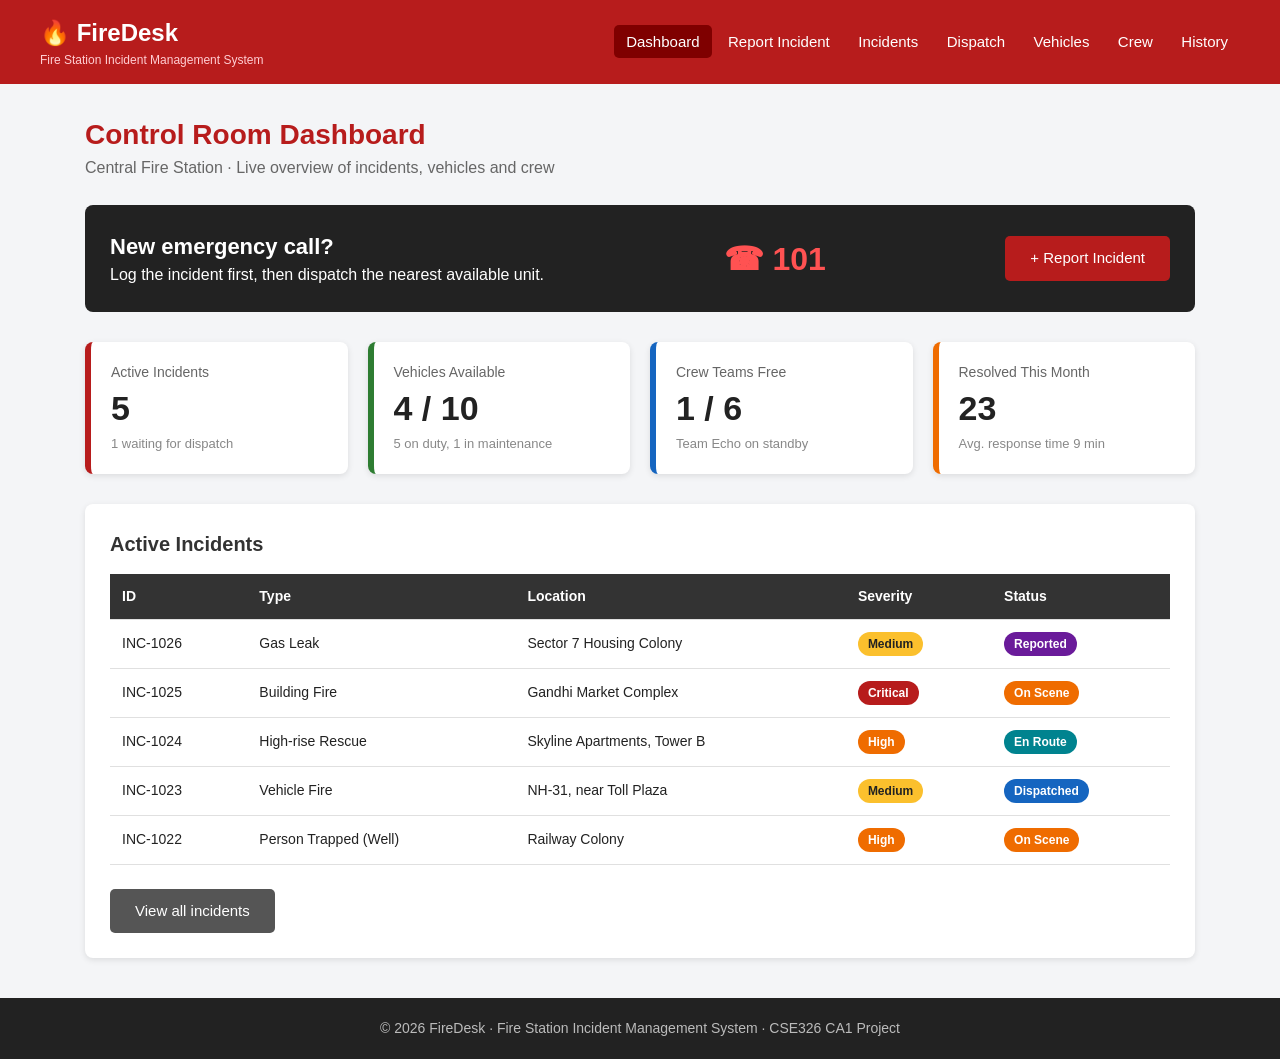
<file: fire-station-ims/index.html>
<!DOCTYPE html>
<html lang="en">
<head>
  <meta charset="UTF-8">
  <meta name="viewport" content="width=device-width, initial-scale=1.0">
  <title>Dashboard | FireDesk</title>
  <link rel="stylesheet" href="style.css">
</head>
<body>

  <!-- Header with logo and menu (same on every page) -->
  <header class="header">
    <div class="logo">🔥 FireDesk <span>Fire Station Incident Management System</span></div>
    <nav class="nav">
      <a href="index.html" class="active">Dashboard</a>
      <a href="report.html">Report Incident</a>
      <a href="incidents.html">Incidents</a>
      <a href="dispatch.html">Dispatch</a>
      <a href="vehicles.html">Vehicles</a>
      <a href="crew.html">Crew</a>
      <a href="history.html">History</a>
    </nav>
  </header>

  <main class="container">

    <!-- Page heading -->
    <div class="page-title">
      <h1>Control Room Dashboard</h1>
      <p>Central Fire Station &middot; Live overview of incidents, vehicles and crew</p>
    </div>

    <!-- Emergency banner -->
    <div class="banner">
      <div>
        <h2>New emergency call?</h2>
        <p>Log the incident first, then dispatch the nearest available unit.</p>
      </div>
      <div class="helpline">☎ 101</div>
      <a href="report.html" class="btn">+ Report Incident</a>
    </div>

    <!-- Summary cards -->
    <div class="cards">
      <div class="card">
        <h3>Active Incidents</h3>
        <div class="number">5</div>
        <p>1 waiting for dispatch</p>
      </div>
      <div class="card green">
        <h3>Vehicles Available</h3>
        <div class="number">4 / 10</div>
        <p>5 on duty, 1 in maintenance</p>
      </div>
      <div class="card blue">
        <h3>Crew Teams Free</h3>
        <div class="number">1 / 6</div>
        <p>Team Echo on standby</p>
      </div>
      <div class="card orange">
        <h3>Resolved This Month</h3>
        <div class="number">23</div>
        <p>Avg. response time 9 min</p>
      </div>
    </div>

    <!-- Active incidents table -->
    <div class="box">
      <h2>Active Incidents</h2>
      <div class="table-wrap">
        <table>
          <tr>
            <th>ID</th>
            <th>Type</th>
            <th>Location</th>
            <th>Severity</th>
            <th>Status</th>
          </tr>
          <tr>
            <td>INC-1026</td>
            <td>Gas Leak</td>
            <td>Sector 7 Housing Colony</td>
            <td><span class="badge medium">Medium</span></td>
            <td><span class="badge reported">Reported</span></td>
          </tr>
          <tr>
            <td>INC-1025</td>
            <td>Building Fire</td>
            <td>Gandhi Market Complex</td>
            <td><span class="badge critical">Critical</span></td>
            <td><span class="badge onscene">On Scene</span></td>
          </tr>
          <tr>
            <td>INC-1024</td>
            <td>High-rise Rescue</td>
            <td>Skyline Apartments, Tower B</td>
            <td><span class="badge high">High</span></td>
            <td><span class="badge enroute">En Route</span></td>
          </tr>
          <tr>
            <td>INC-1023</td>
            <td>Vehicle Fire</td>
            <td>NH-31, near Toll Plaza</td>
            <td><span class="badge medium">Medium</span></td>
            <td><span class="badge dispatched">Dispatched</span></td>
          </tr>
          <tr>
            <td>INC-1022</td>
            <td>Person Trapped (Well)</td>
            <td>Railway Colony</td>
            <td><span class="badge high">High</span></td>
            <td><span class="badge onscene">On Scene</span></td>
          </tr>
        </table>
      </div>
      <br>
      <a href="incidents.html" class="btn grey">View all incidents</a>
    </div>

  </main>

  <!-- Footer (same on every page) -->
  <footer class="footer">
    <p>&copy; 2026 FireDesk &middot; Fire Station Incident Management System &middot; CSE326 CA1 Project</p>
  </footer>

</body>
</html>
</file>
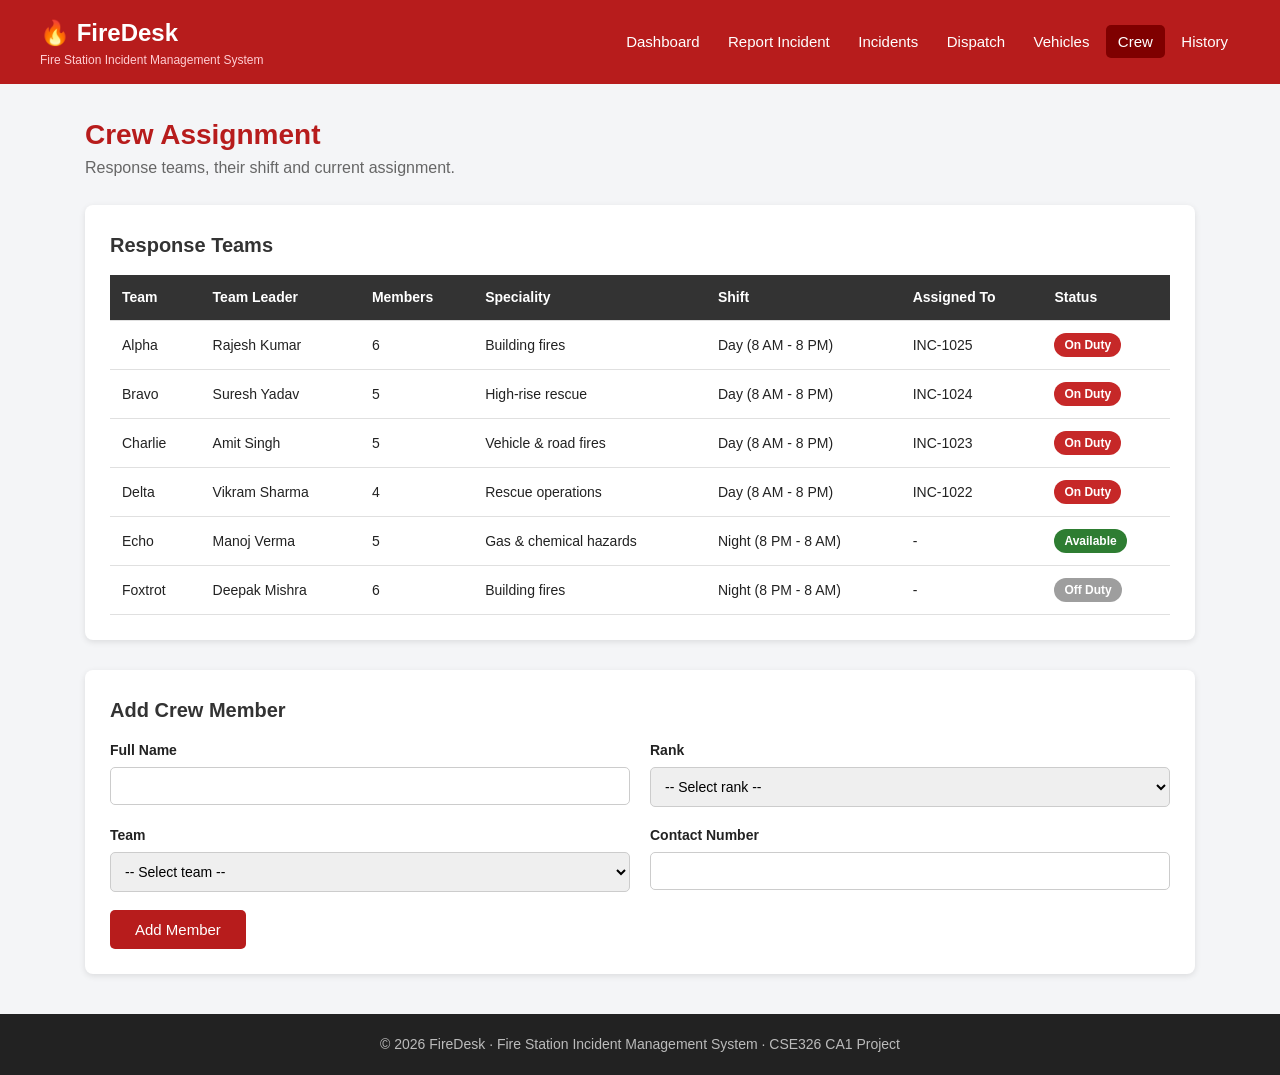
<file: fire-station-ims/crew.html>
<!DOCTYPE html>
<html lang="en">
<head>
  <meta charset="UTF-8">
  <meta name="viewport" content="width=device-width, initial-scale=1.0">
  <title>Crew | FireDesk</title>
  <link rel="stylesheet" href="style.css">
</head>
<body>

  <!-- Header -->
  <header class="header">
    <div class="logo">🔥 FireDesk <span>Fire Station Incident Management System</span></div>
    <nav class="nav">
      <a href="index.html">Dashboard</a>
      <a href="report.html">Report Incident</a>
      <a href="incidents.html">Incidents</a>
      <a href="dispatch.html">Dispatch</a>
      <a href="vehicles.html">Vehicles</a>
      <a href="crew.html" class="active">Crew</a>
      <a href="history.html">History</a>
    </nav>
  </header>

  <main class="container">

    <div class="page-title">
      <h1>Crew Assignment</h1>
      <p>Response teams, their shift and current assignment.</p>
    </div>

    <!-- Crew teams table -->
    <div class="box">
      <h2>Response Teams</h2>
      <div class="table-wrap">
        <table>
          <tr>
            <th>Team</th>
            <th>Team Leader</th>
            <th>Members</th>
            <th>Speciality</th>
            <th>Shift</th>
            <th>Assigned To</th>
            <th>Status</th>
          </tr>
          <tr>
            <td>Alpha</td>
            <td>Rajesh Kumar</td>
            <td>6</td>
            <td>Building fires</td>
            <td>Day (8 AM - 8 PM)</td>
            <td>INC-1025</td>
            <td><span class="badge busy">On Duty</span></td>
          </tr>
          <tr>
            <td>Bravo</td>
            <td>Suresh Yadav</td>
            <td>5</td>
            <td>High-rise rescue</td>
            <td>Day (8 AM - 8 PM)</td>
            <td>INC-1024</td>
            <td><span class="badge busy">On Duty</span></td>
          </tr>
          <tr>
            <td>Charlie</td>
            <td>Amit Singh</td>
            <td>5</td>
            <td>Vehicle &amp; road fires</td>
            <td>Day (8 AM - 8 PM)</td>
            <td>INC-1023</td>
            <td><span class="badge busy">On Duty</span></td>
          </tr>
          <tr>
            <td>Delta</td>
            <td>Vikram Sharma</td>
            <td>4</td>
            <td>Rescue operations</td>
            <td>Day (8 AM - 8 PM)</td>
            <td>INC-1022</td>
            <td><span class="badge busy">On Duty</span></td>
          </tr>
          <tr>
            <td>Echo</td>
            <td>Manoj Verma</td>
            <td>5</td>
            <td>Gas &amp; chemical hazards</td>
            <td>Night (8 PM - 8 AM)</td>
            <td>-</td>
            <td><span class="badge available">Available</span></td>
          </tr>
          <tr>
            <td>Foxtrot</td>
            <td>Deepak Mishra</td>
            <td>6</td>
            <td>Building fires</td>
            <td>Night (8 PM - 8 AM)</td>
            <td>-</td>
            <td><span class="badge offduty">Off Duty</span></td>
          </tr>
        </table>
      </div>
    </div>

    <!-- Form to add a new crew member -->
    <form class="box" action="success.html" method="get">
      <h2>Add Crew Member</h2>
      <div class="form-row">
        <div class="form-group">
          <label for="name">Full Name</label>
          <input type="text" id="name" name="name" required>
        </div>
        <div class="form-group">
          <label for="rank">Rank</label>
          <select id="rank" name="rank" required>
            <option value="">-- Select rank --</option>
            <option>Station Officer</option>
            <option>Leading Fireman</option>
            <option>Fireman</option>
            <option>Driver Operator</option>
          </select>
        </div>
      </div>
      <div class="form-row">
        <div class="form-group">
          <label for="team">Team</label>
          <select id="team" name="team" required>
            <option value="">-- Select team --</option>
            <option>Alpha</option>
            <option>Bravo</option>
            <option>Charlie</option>
            <option>Delta</option>
            <option>Echo</option>
            <option>Foxtrot</option>
          </select>
        </div>
        <div class="form-group">
          <label for="contact">Contact Number</label>
          <input type="tel" id="contact" name="contact" pattern="[0-9]{10}" required>
        </div>
      </div>
      <button type="submit" class="btn">Add Member</button>
    </form>

  </main>

  <!-- Footer -->
  <footer class="footer">
    <p>&copy; 2026 FireDesk &middot; Fire Station Incident Management System &middot; CSE326 CA1 Project</p>
  </footer>

</body>
</html>
</file>
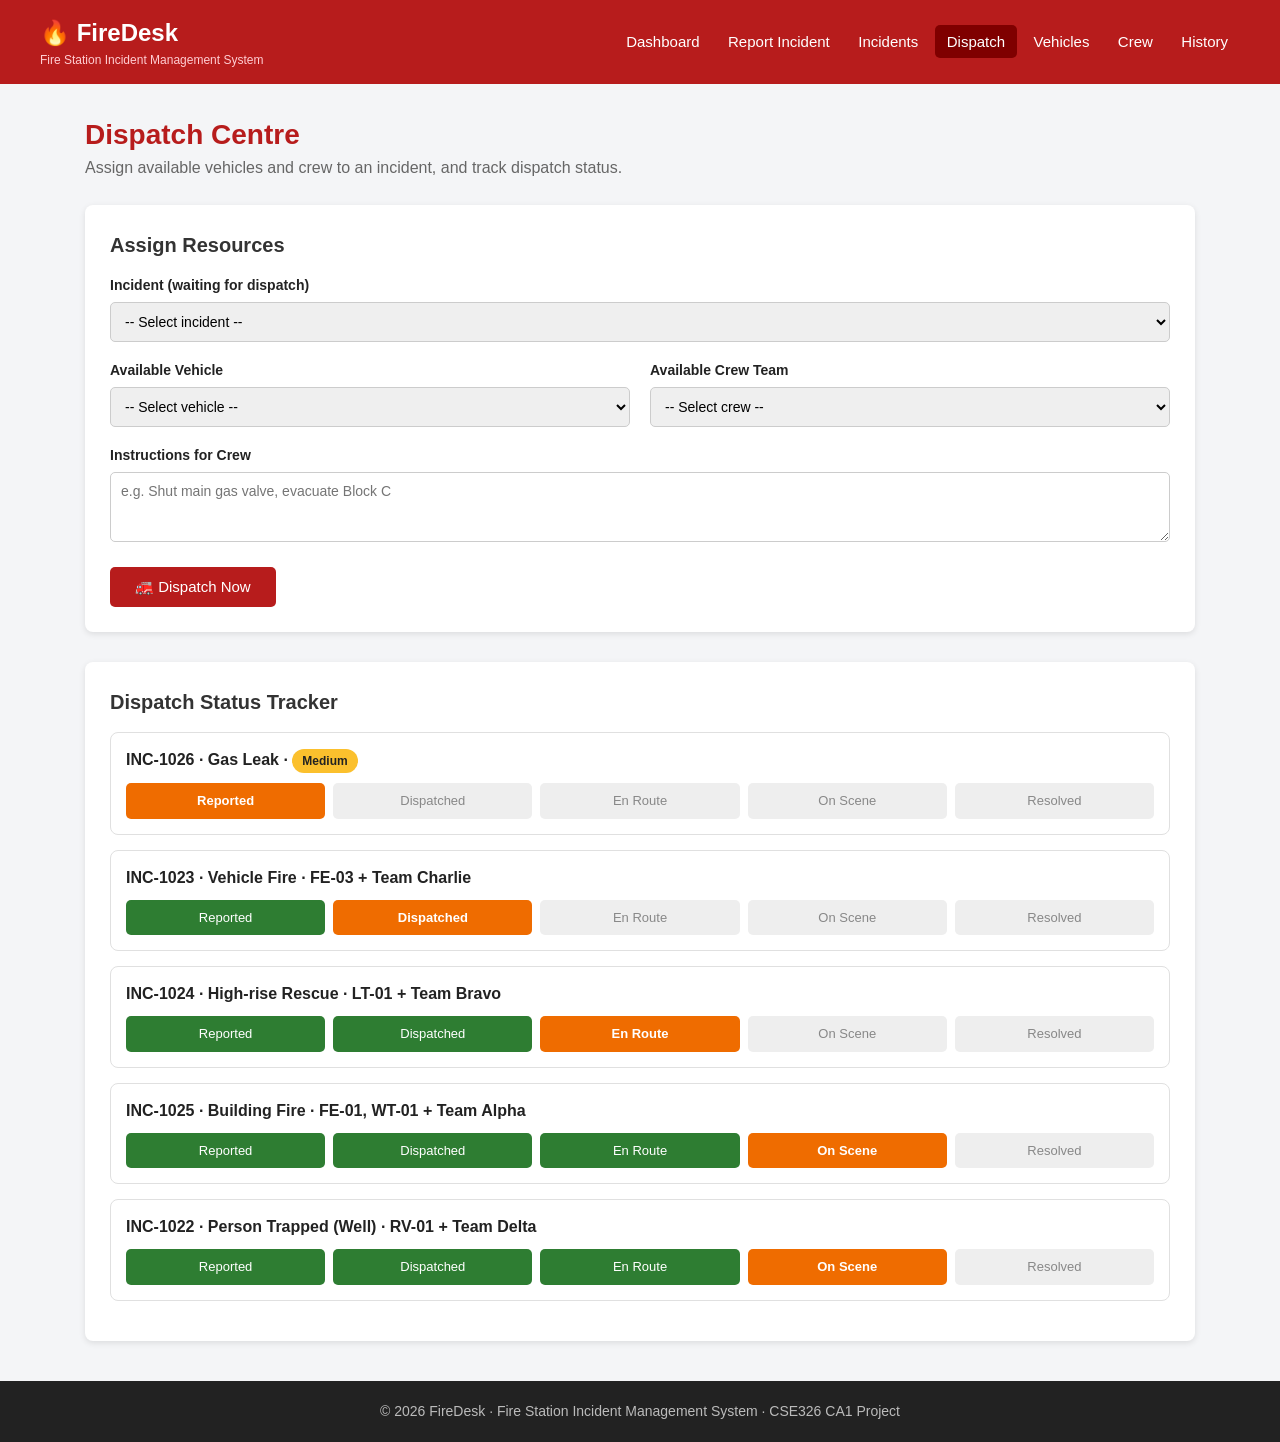
<file: fire-station-ims/dispatch.html>
<!DOCTYPE html>
<html lang="en">
<head>
  <meta charset="UTF-8">
  <meta name="viewport" content="width=device-width, initial-scale=1.0">
  <title>Dispatch | FireDesk</title>
  <link rel="stylesheet" href="style.css">
</head>
<body>

  <!-- Header -->
  <header class="header">
    <div class="logo">🔥 FireDesk <span>Fire Station Incident Management System</span></div>
    <nav class="nav">
      <a href="index.html">Dashboard</a>
      <a href="report.html">Report Incident</a>
      <a href="incidents.html">Incidents</a>
      <a href="dispatch.html" class="active">Dispatch</a>
      <a href="vehicles.html">Vehicles</a>
      <a href="crew.html">Crew</a>
      <a href="history.html">History</a>
    </nav>
  </header>

  <main class="container">

    <div class="page-title">
      <h1>Dispatch Centre</h1>
      <p>Assign available vehicles and crew to an incident, and track dispatch status.</p>
    </div>

    <!-- Dispatch form: only AVAILABLE vehicles and crew are listed -->
    <form class="box" action="success.html" method="get">
      <h2>Assign Resources</h2>

      <div class="form-group">
        <label for="incident">Incident (waiting for dispatch)</label>
        <select id="incident" name="incident" required>
          <option value="">-- Select incident --</option>
          <option>INC-1026 &middot; Gas Leak &middot; Sector 7 Housing Colony (Medium)</option>
        </select>
      </div>

      <div class="form-row">
        <div class="form-group">
          <label for="vehicle">Available Vehicle</label>
          <select id="vehicle" name="vehicle" required>
            <option value="">-- Select vehicle --</option>
            <option>FE-02 &middot; Fire Engine</option>
            <option>WT-02 &middot; Water Tanker</option>
            <option>AMB-01 &middot; Ambulance</option>
            <option>QRV-01 &middot; Quick Response Vehicle</option>
          </select>
        </div>
        <div class="form-group">
          <label for="crew">Available Crew Team</label>
          <select id="crew" name="crew" required>
            <option value="">-- Select crew --</option>
            <option>Team Echo (5 members, Leader: Manoj Verma)</option>
          </select>
        </div>
      </div>

      <div class="form-group">
        <label for="notes">Instructions for Crew</label>
        <textarea id="notes" name="notes" rows="3" placeholder="e.g. Shut main gas valve, evacuate Block C"></textarea>
      </div>

      <button type="submit" class="btn">🚒 Dispatch Now</button>
    </form>

    <!-- Dispatch status tracker for each active incident -->
    <div class="box">
      <h2>Dispatch Status Tracker</h2>

      <div class="tracker">
        <h3>INC-1026 &middot; Gas Leak &middot; <span class="badge medium">Medium</span></h3>
        <ul class="steps">
          <li class="current">Reported</li>
          <li>Dispatched</li>
          <li>En Route</li>
          <li>On Scene</li>
          <li>Resolved</li>
        </ul>
      </div>

      <div class="tracker">
        <h3>INC-1023 &middot; Vehicle Fire &middot; FE-03 + Team Charlie</h3>
        <ul class="steps">
          <li class="done">Reported</li>
          <li class="current">Dispatched</li>
          <li>En Route</li>
          <li>On Scene</li>
          <li>Resolved</li>
        </ul>
      </div>

      <div class="tracker">
        <h3>INC-1024 &middot; High-rise Rescue &middot; LT-01 + Team Bravo</h3>
        <ul class="steps">
          <li class="done">Reported</li>
          <li class="done">Dispatched</li>
          <li class="current">En Route</li>
          <li>On Scene</li>
          <li>Resolved</li>
        </ul>
      </div>

      <div class="tracker">
        <h3>INC-1025 &middot; Building Fire &middot; FE-01, WT-01 + Team Alpha</h3>
        <ul class="steps">
          <li class="done">Reported</li>
          <li class="done">Dispatched</li>
          <li class="done">En Route</li>
          <li class="current">On Scene</li>
          <li>Resolved</li>
        </ul>
      </div>

      <div class="tracker">
        <h3>INC-1022 &middot; Person Trapped (Well) &middot; RV-01 + Team Delta</h3>
        <ul class="steps">
          <li class="done">Reported</li>
          <li class="done">Dispatched</li>
          <li class="done">En Route</li>
          <li class="current">On Scene</li>
          <li>Resolved</li>
        </ul>
      </div>
    </div>

  </main>

  <!-- Footer -->
  <footer class="footer">
    <p>&copy; 2026 FireDesk &middot; Fire Station Incident Management System &middot; CSE326 CA1 Project</p>
  </footer>

</body>
</html>
</file>
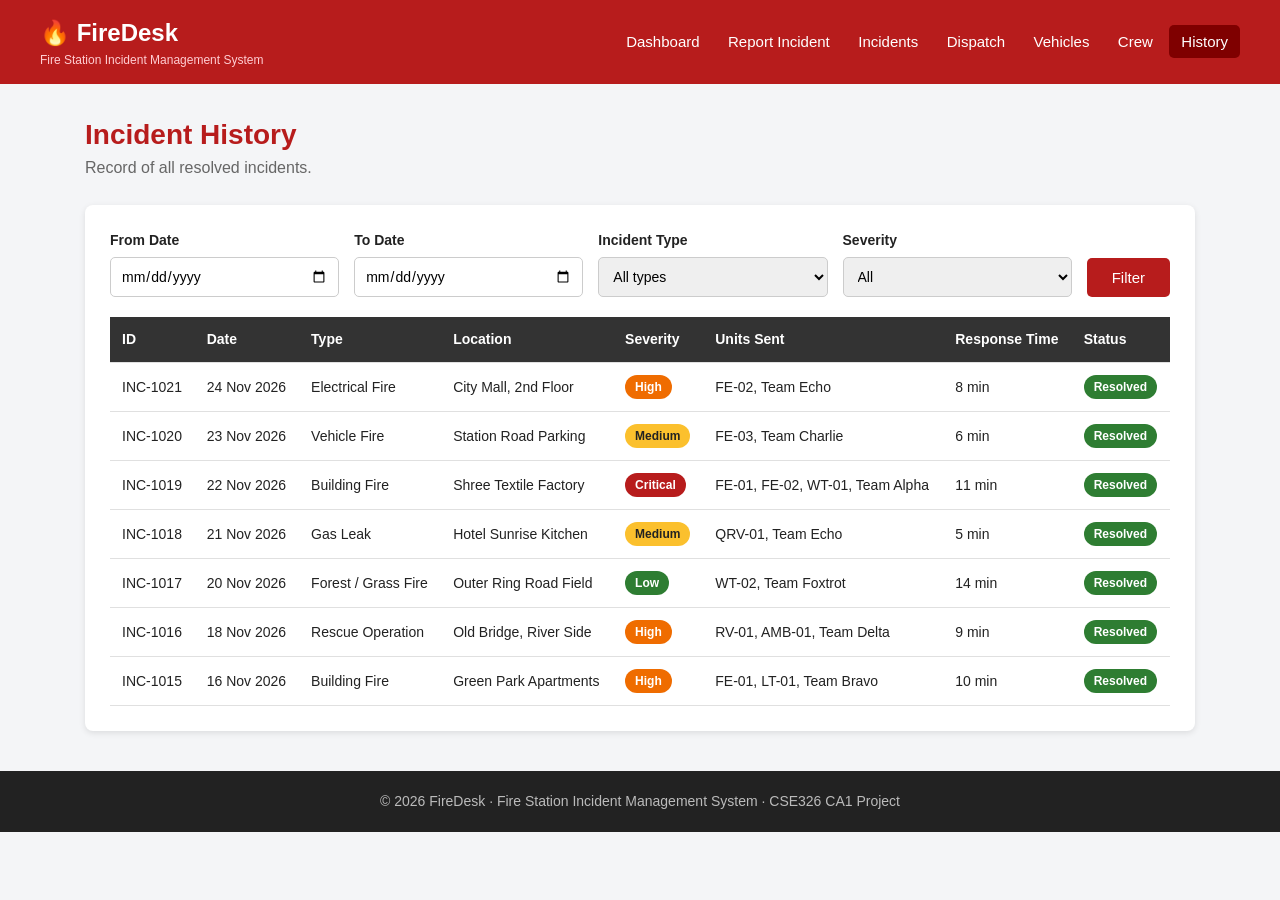
<file: fire-station-ims/history.html>
<!DOCTYPE html>
<html lang="en">
<head>
  <meta charset="UTF-8">
  <meta name="viewport" content="width=device-width, initial-scale=1.0">
  <title>Incident History | FireDesk</title>
  <link rel="stylesheet" href="style.css">
</head>
<body>

  <!-- Header -->
  <header class="header">
    <div class="logo">🔥 FireDesk <span>Fire Station Incident Management System</span></div>
    <nav class="nav">
      <a href="index.html">Dashboard</a>
      <a href="report.html">Report Incident</a>
      <a href="incidents.html">Incidents</a>
      <a href="dispatch.html">Dispatch</a>
      <a href="vehicles.html">Vehicles</a>
      <a href="crew.html">Crew</a>
      <a href="history.html" class="active">History</a>
    </nav>
  </header>

  <main class="container">

    <div class="page-title">
      <h1>Incident History</h1>
      <p>Record of all resolved incidents.</p>
    </div>

    <div class="box">

      <!-- Filter bar -->
      <form class="filter-bar" action="history.html" method="get">
        <div class="form-group">
          <label for="from">From Date</label>
          <input type="date" id="from" name="from">
        </div>
        <div class="form-group">
          <label for="to">To Date</label>
          <input type="date" id="to" name="to">
        </div>
        <div class="form-group">
          <label for="ftype">Incident Type</label>
          <select id="ftype" name="ftype">
            <option>All types</option>
            <option>Building Fire</option>
            <option>Vehicle Fire</option>
            <option>Gas Leak</option>
            <option>Rescue Operation</option>
          </select>
        </div>
        <div class="form-group">
          <label for="fseverity">Severity</label>
          <select id="fseverity" name="fseverity">
            <option>All</option>
            <option>Critical</option>
            <option>High</option>
            <option>Medium</option>
            <option>Low</option>
          </select>
        </div>
        <button type="submit" class="btn">Filter</button>
      </form>

      <!-- History table -->
      <div class="table-wrap">
        <table>
          <tr>
            <th>ID</th>
            <th>Date</th>
            <th>Type</th>
            <th>Location</th>
            <th>Severity</th>
            <th>Units Sent</th>
            <th>Response Time</th>
            <th>Status</th>
          </tr>
          <tr>
            <td>INC-1021</td>
            <td>24 Nov 2026</td>
            <td>Electrical Fire</td>
            <td>City Mall, 2nd Floor</td>
            <td><span class="badge high">High</span></td>
            <td>FE-02, Team Echo</td>
            <td>8 min</td>
            <td><span class="badge resolved">Resolved</span></td>
          </tr>
          <tr>
            <td>INC-1020</td>
            <td>23 Nov 2026</td>
            <td>Vehicle Fire</td>
            <td>Station Road Parking</td>
            <td><span class="badge medium">Medium</span></td>
            <td>FE-03, Team Charlie</td>
            <td>6 min</td>
            <td><span class="badge resolved">Resolved</span></td>
          </tr>
          <tr>
            <td>INC-1019</td>
            <td>22 Nov 2026</td>
            <td>Building Fire</td>
            <td>Shree Textile Factory</td>
            <td><span class="badge critical">Critical</span></td>
            <td>FE-01, FE-02, WT-01, Team Alpha</td>
            <td>11 min</td>
            <td><span class="badge resolved">Resolved</span></td>
          </tr>
          <tr>
            <td>INC-1018</td>
            <td>21 Nov 2026</td>
            <td>Gas Leak</td>
            <td>Hotel Sunrise Kitchen</td>
            <td><span class="badge medium">Medium</span></td>
            <td>QRV-01, Team Echo</td>
            <td>5 min</td>
            <td><span class="badge resolved">Resolved</span></td>
          </tr>
          <tr>
            <td>INC-1017</td>
            <td>20 Nov 2026</td>
            <td>Forest / Grass Fire</td>
            <td>Outer Ring Road Field</td>
            <td><span class="badge low">Low</span></td>
            <td>WT-02, Team Foxtrot</td>
            <td>14 min</td>
            <td><span class="badge resolved">Resolved</span></td>
          </tr>
          <tr>
            <td>INC-1016</td>
            <td>18 Nov 2026</td>
            <td>Rescue Operation</td>
            <td>Old Bridge, River Side</td>
            <td><span class="badge high">High</span></td>
            <td>RV-01, AMB-01, Team Delta</td>
            <td>9 min</td>
            <td><span class="badge resolved">Resolved</span></td>
          </tr>
          <tr>
            <td>INC-1015</td>
            <td>16 Nov 2026</td>
            <td>Building Fire</td>
            <td>Green Park Apartments</td>
            <td><span class="badge high">High</span></td>
            <td>FE-01, LT-01, Team Bravo</td>
            <td>10 min</td>
            <td><span class="badge resolved">Resolved</span></td>
          </tr>
        </table>
      </div>
    </div>

  </main>

  <!-- Footer -->
  <footer class="footer">
    <p>&copy; 2026 FireDesk &middot; Fire Station Incident Management System &middot; CSE326 CA1 Project</p>
  </footer>

</body>
</html>
</file>
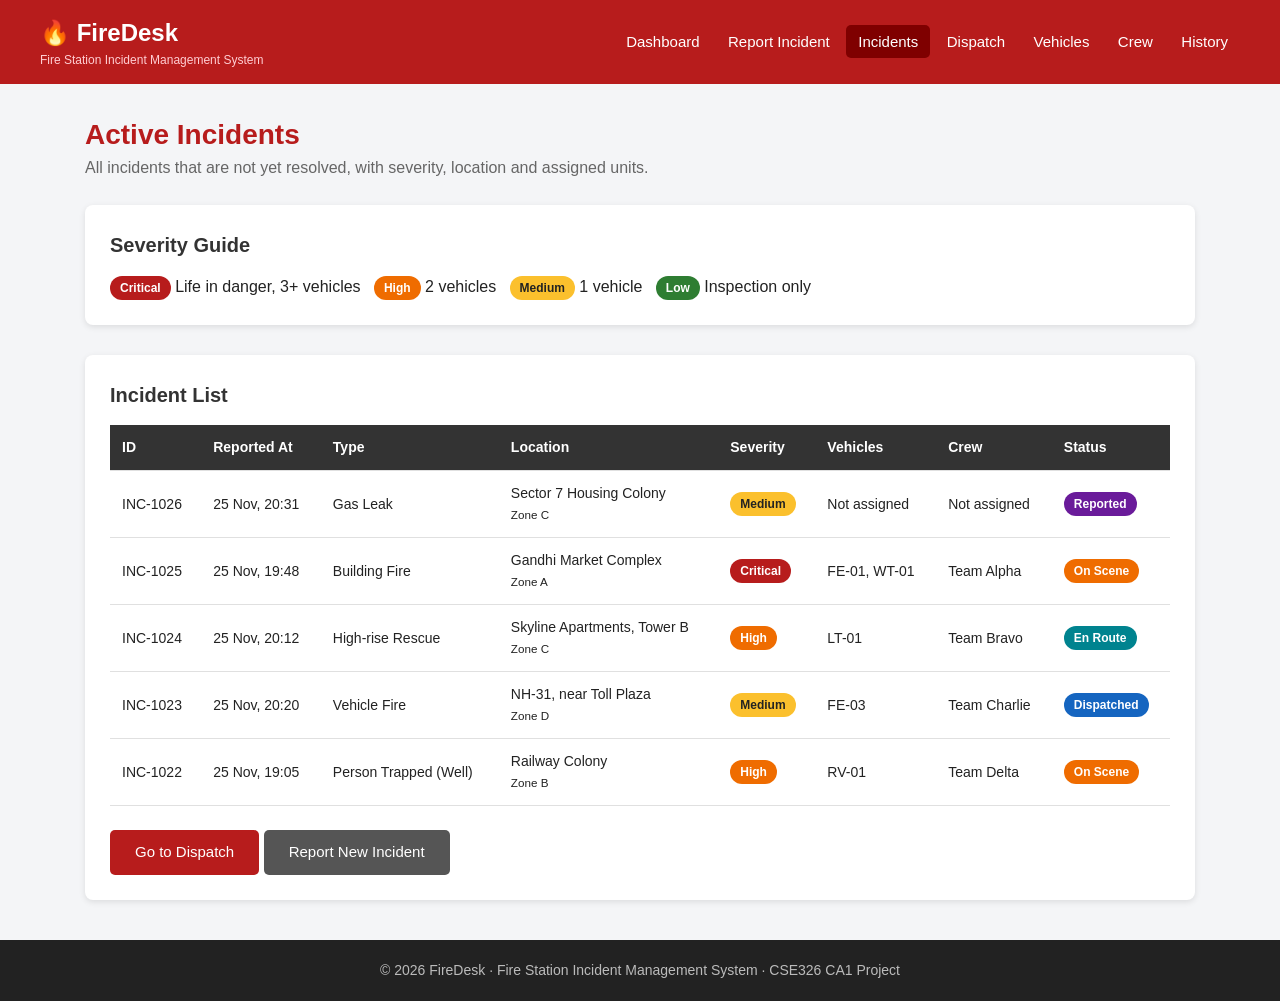
<file: fire-station-ims/incidents.html>
<!DOCTYPE html>
<html lang="en">
<head>
  <meta charset="UTF-8">
  <meta name="viewport" content="width=device-width, initial-scale=1.0">
  <title>Active Incidents | FireDesk</title>
  <link rel="stylesheet" href="style.css">
</head>
<body>

  <!-- Header -->
  <header class="header">
    <div class="logo">🔥 FireDesk <span>Fire Station Incident Management System</span></div>
    <nav class="nav">
      <a href="index.html">Dashboard</a>
      <a href="report.html">Report Incident</a>
      <a href="incidents.html" class="active">Incidents</a>
      <a href="dispatch.html">Dispatch</a>
      <a href="vehicles.html">Vehicles</a>
      <a href="crew.html">Crew</a>
      <a href="history.html">History</a>
    </nav>
  </header>

  <main class="container">

    <div class="page-title">
      <h1>Active Incidents</h1>
      <p>All incidents that are not yet resolved, with severity, location and assigned units.</p>
    </div>

    <!-- Severity legend -->
    <div class="box">
      <h2>Severity Guide</h2>
      <p>
        <span class="badge critical">Critical</span> Life in danger, 3+ vehicles &nbsp;
        <span class="badge high">High</span> 2 vehicles &nbsp;
        <span class="badge medium">Medium</span> 1 vehicle &nbsp;
        <span class="badge low">Low</span> Inspection only
      </p>
    </div>

    <!-- Incidents table -->
    <div class="box">
      <h2>Incident List</h2>
      <div class="table-wrap">
        <table>
          <tr>
            <th>ID</th>
            <th>Reported At</th>
            <th>Type</th>
            <th>Location</th>
            <th>Severity</th>
            <th>Vehicles</th>
            <th>Crew</th>
            <th>Status</th>
          </tr>
          <tr>
            <td>INC-1026</td>
            <td>25 Nov, 20:31</td>
            <td>Gas Leak</td>
            <td>Sector 7 Housing Colony<br><small>Zone C</small></td>
            <td><span class="badge medium">Medium</span></td>
            <td>Not assigned</td>
            <td>Not assigned</td>
            <td><span class="badge reported">Reported</span></td>
          </tr>
          <tr>
            <td>INC-1025</td>
            <td>25 Nov, 19:48</td>
            <td>Building Fire</td>
            <td>Gandhi Market Complex<br><small>Zone A</small></td>
            <td><span class="badge critical">Critical</span></td>
            <td>FE-01, WT-01</td>
            <td>Team Alpha</td>
            <td><span class="badge onscene">On Scene</span></td>
          </tr>
          <tr>
            <td>INC-1024</td>
            <td>25 Nov, 20:12</td>
            <td>High-rise Rescue</td>
            <td>Skyline Apartments, Tower B<br><small>Zone C</small></td>
            <td><span class="badge high">High</span></td>
            <td>LT-01</td>
            <td>Team Bravo</td>
            <td><span class="badge enroute">En Route</span></td>
          </tr>
          <tr>
            <td>INC-1023</td>
            <td>25 Nov, 20:20</td>
            <td>Vehicle Fire</td>
            <td>NH-31, near Toll Plaza<br><small>Zone D</small></td>
            <td><span class="badge medium">Medium</span></td>
            <td>FE-03</td>
            <td>Team Charlie</td>
            <td><span class="badge dispatched">Dispatched</span></td>
          </tr>
          <tr>
            <td>INC-1022</td>
            <td>25 Nov, 19:05</td>
            <td>Person Trapped (Well)</td>
            <td>Railway Colony<br><small>Zone B</small></td>
            <td><span class="badge high">High</span></td>
            <td>RV-01</td>
            <td>Team Delta</td>
            <td><span class="badge onscene">On Scene</span></td>
          </tr>
        </table>
      </div>
      <br>
      <a href="dispatch.html" class="btn">Go to Dispatch</a>
      <a href="report.html" class="btn grey">Report New Incident</a>
    </div>

  </main>

  <!-- Footer -->
  <footer class="footer">
    <p>&copy; 2026 FireDesk &middot; Fire Station Incident Management System &middot; CSE326 CA1 Project</p>
  </footer>

</body>
</html>
</file>
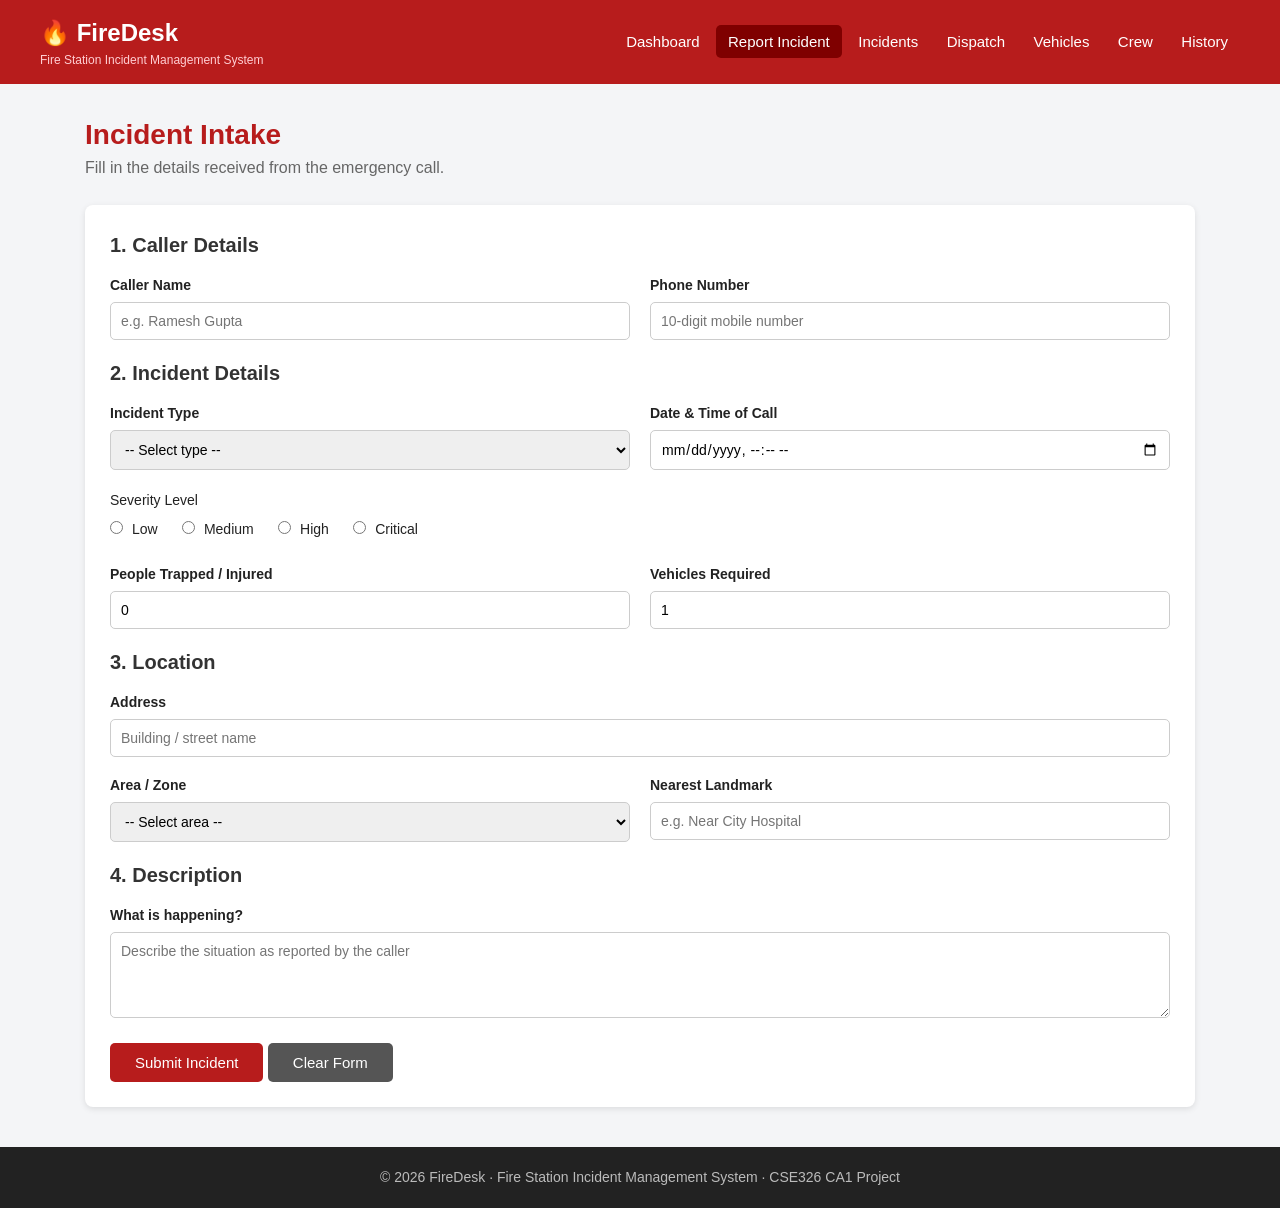
<file: fire-station-ims/report.html>
<!DOCTYPE html>
<html lang="en">
<head>
  <meta charset="UTF-8">
  <meta name="viewport" content="width=device-width, initial-scale=1.0">
  <title>Report Incident | FireDesk</title>
  <link rel="stylesheet" href="style.css">
</head>
<body>

  <!-- Header -->
  <header class="header">
    <div class="logo">🔥 FireDesk <span>Fire Station Incident Management System</span></div>
    <nav class="nav">
      <a href="index.html">Dashboard</a>
      <a href="report.html" class="active">Report Incident</a>
      <a href="incidents.html">Incidents</a>
      <a href="dispatch.html">Dispatch</a>
      <a href="vehicles.html">Vehicles</a>
      <a href="crew.html">Crew</a>
      <a href="history.html">History</a>
    </nav>
  </header>

  <main class="container">

    <div class="page-title">
      <h1>Incident Intake</h1>
      <p>Fill in the details received from the emergency call.</p>
    </div>

    <!-- Incident intake form: on submit it opens success.html -->
    <form class="box" action="success.html" method="get">

      <!-- Section 1: Caller details -->
      <h2>1. Caller Details</h2>
      <div class="form-row">
        <div class="form-group">
          <label for="caller">Caller Name</label>
          <input type="text" id="caller" name="caller" placeholder="e.g. Ramesh Gupta" required>
        </div>
        <div class="form-group">
          <label for="phone">Phone Number</label>
          <input type="tel" id="phone" name="phone" placeholder="10-digit mobile number" pattern="[0-9]{10}" required>
        </div>
      </div>

      <!-- Section 2: Incident details -->
      <h2>2. Incident Details</h2>
      <div class="form-row">
        <div class="form-group">
          <label for="type">Incident Type</label>
          <select id="type" name="type" required>
            <option value="">-- Select type --</option>
            <option>Building Fire</option>
            <option>Vehicle Fire</option>
            <option>Forest / Grass Fire</option>
            <option>Gas Leak</option>
            <option>Electrical Fire</option>
            <option>Rescue Operation</option>
            <option>Chemical Spill</option>
          </select>
        </div>
        <div class="form-group">
          <label for="datetime">Date &amp; Time of Call</label>
          <input type="datetime-local" id="datetime" name="datetime" required>
        </div>
      </div>

      <!-- Severity level using radio buttons -->
      <div class="form-group radio-group">
        <label>Severity Level</label><br>
        <label><input type="radio" name="severity" value="low" required> Low</label>
        <label><input type="radio" name="severity" value="medium"> Medium</label>
        <label><input type="radio" name="severity" value="high"> High</label>
        <label><input type="radio" name="severity" value="critical"> Critical</label>
      </div>

      <div class="form-row">
        <div class="form-group">
          <label for="people">People Trapped / Injured</label>
          <input type="number" id="people" name="people" min="0" value="0">
        </div>
        <div class="form-group">
          <label for="vehicles">Vehicles Required</label>
          <input type="number" id="vehicles" name="vehicles" min="1" max="10" value="1">
        </div>
      </div>

      <!-- Section 3: Location -->
      <h2>3. Location</h2>
      <div class="form-group">
        <label for="address">Address</label>
        <input type="text" id="address" name="address" placeholder="Building / street name" required>
      </div>
      <div class="form-row">
        <div class="form-group">
          <label for="area">Area / Zone</label>
          <select id="area" name="area" required>
            <option value="">-- Select area --</option>
            <option>Zone A - City Centre</option>
            <option>Zone B - Industrial Area</option>
            <option>Zone C - Residential Sectors</option>
            <option>Zone D - Highway &amp; Outskirts</option>
          </select>
        </div>
        <div class="form-group">
          <label for="landmark">Nearest Landmark</label>
          <input type="text" id="landmark" name="landmark" placeholder="e.g. Near City Hospital">
        </div>
      </div>

      <!-- Section 4: Description -->
      <h2>4. Description</h2>
      <div class="form-group">
        <label for="description">What is happening?</label>
        <textarea id="description" name="description" rows="4" placeholder="Describe the situation as reported by the caller"></textarea>
      </div>

      <button type="submit" class="btn">Submit Incident</button>
      <button type="reset" class="btn grey">Clear Form</button>
    </form>

  </main>

  <!-- Footer -->
  <footer class="footer">
    <p>&copy; 2026 FireDesk &middot; Fire Station Incident Management System &middot; CSE326 CA1 Project</p>
  </footer>

</body>
</html>
</file>
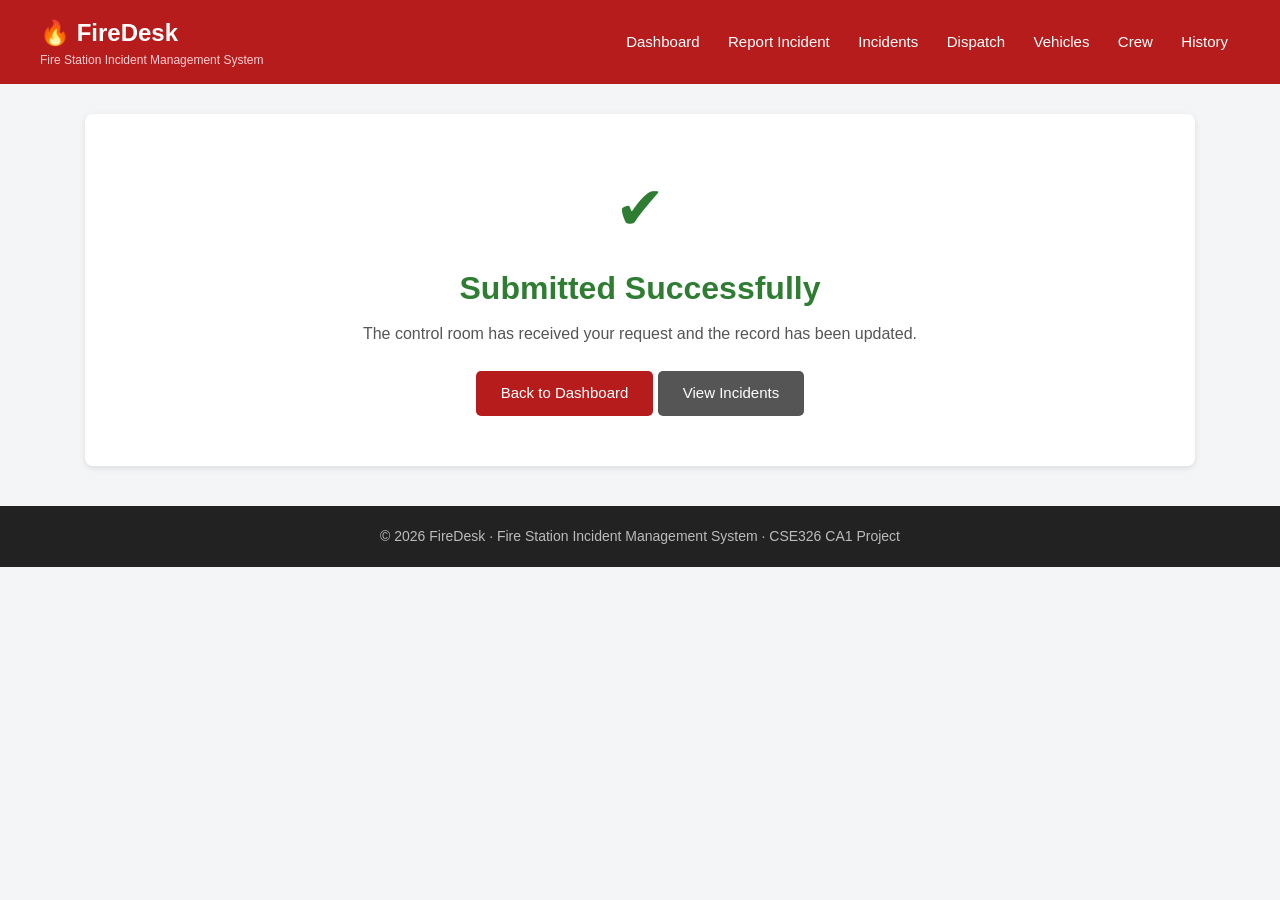
<file: fire-station-ims/success.html>
<!DOCTYPE html>
<html lang="en">
<head>
  <meta charset="UTF-8">
  <meta name="viewport" content="width=device-width, initial-scale=1.0">
  <title>Submitted | FireDesk</title>
  <link rel="stylesheet" href="style.css">
</head>
<body>

  <!-- Header -->
  <header class="header">
    <div class="logo">🔥 FireDesk <span>Fire Station Incident Management System</span></div>
    <nav class="nav">
      <a href="index.html">Dashboard</a>
      <a href="report.html">Report Incident</a>
      <a href="incidents.html">Incidents</a>
      <a href="dispatch.html">Dispatch</a>
      <a href="vehicles.html">Vehicles</a>
      <a href="crew.html">Crew</a>
      <a href="history.html">History</a>
    </nav>
  </header>

  <main class="container">

    <!-- Confirmation message shown after any form is submitted -->
    <div class="box success">
      <div class="tick">✔</div>
      <h1>Submitted Successfully</h1>
      <p>The control room has received your request and the record has been updated.</p>
      <a href="index.html" class="btn">Back to Dashboard</a>
      <a href="incidents.html" class="btn grey">View Incidents</a>
    </div>

  </main>

  <!-- Footer -->
  <footer class="footer">
    <p>&copy; 2026 FireDesk &middot; Fire Station Incident Management System &middot; CSE326 CA1 Project</p>
  </footer>

</body>
</html>
</file>
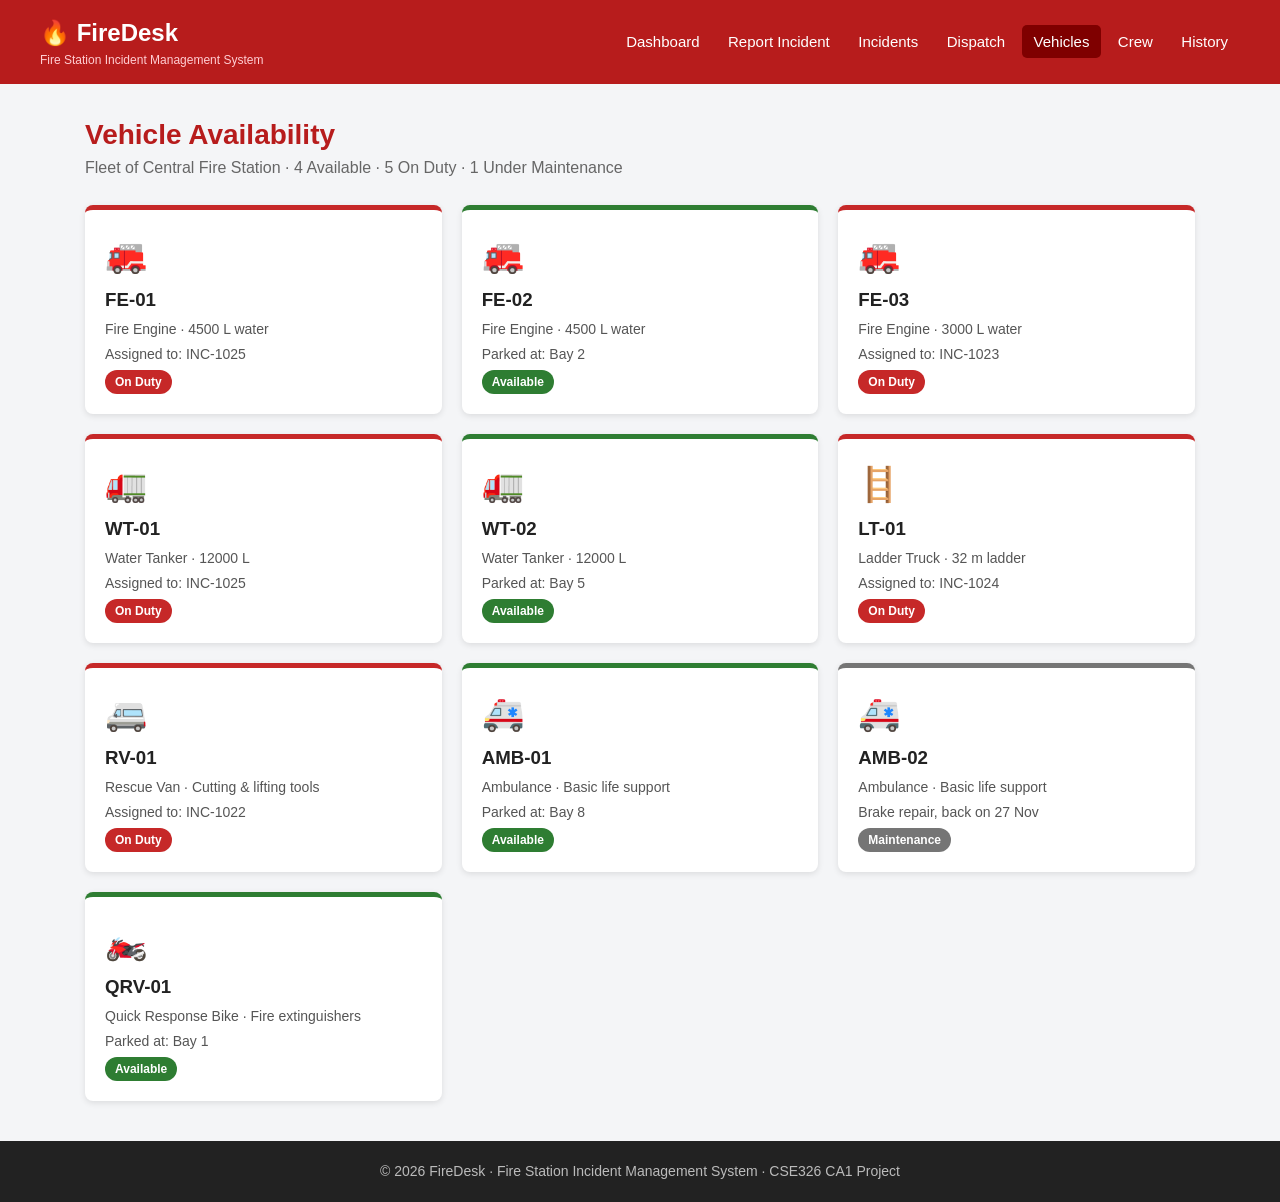
<file: fire-station-ims/vehicles.html>
<!DOCTYPE html>
<html lang="en">
<head>
  <meta charset="UTF-8">
  <meta name="viewport" content="width=device-width, initial-scale=1.0">
  <title>Vehicles | FireDesk</title>
  <link rel="stylesheet" href="style.css">
</head>
<body>

  <!-- Header -->
  <header class="header">
    <div class="logo">🔥 FireDesk <span>Fire Station Incident Management System</span></div>
    <nav class="nav">
      <a href="index.html">Dashboard</a>
      <a href="report.html">Report Incident</a>
      <a href="incidents.html">Incidents</a>
      <a href="dispatch.html">Dispatch</a>
      <a href="vehicles.html" class="active">Vehicles</a>
      <a href="crew.html">Crew</a>
      <a href="history.html">History</a>
    </nav>
  </header>

  <main class="container">

    <div class="page-title">
      <h1>Vehicle Availability</h1>
      <p>Fleet of Central Fire Station &middot; 4 Available &middot; 5 On Duty &middot; 1 Under Maintenance</p>
    </div>

    <!-- Each vehicle is one card.
         Border colour: green = available, red = on duty, grey = maintenance -->
    <div class="vehicle-grid">

      <div class="vehicle on-duty">
        <div class="icon">🚒</div>
        <h3>FE-01</h3>
        <p>Fire Engine &middot; 4500 L water</p>
        <p>Assigned to: INC-1025</p>
        <span class="badge busy">On Duty</span>
      </div>

      <div class="vehicle">
        <div class="icon">🚒</div>
        <h3>FE-02</h3>
        <p>Fire Engine &middot; 4500 L water</p>
        <p>Parked at: Bay 2</p>
        <span class="badge available">Available</span>
      </div>

      <div class="vehicle on-duty">
        <div class="icon">🚒</div>
        <h3>FE-03</h3>
        <p>Fire Engine &middot; 3000 L water</p>
        <p>Assigned to: INC-1023</p>
        <span class="badge busy">On Duty</span>
      </div>

      <div class="vehicle on-duty">
        <div class="icon">🚛</div>
        <h3>WT-01</h3>
        <p>Water Tanker &middot; 12000 L</p>
        <p>Assigned to: INC-1025</p>
        <span class="badge busy">On Duty</span>
      </div>

      <div class="vehicle">
        <div class="icon">🚛</div>
        <h3>WT-02</h3>
        <p>Water Tanker &middot; 12000 L</p>
        <p>Parked at: Bay 5</p>
        <span class="badge available">Available</span>
      </div>

      <div class="vehicle on-duty">
        <div class="icon">🪜</div>
        <h3>LT-01</h3>
        <p>Ladder Truck &middot; 32 m ladder</p>
        <p>Assigned to: INC-1024</p>
        <span class="badge busy">On Duty</span>
      </div>

      <div class="vehicle on-duty">
        <div class="icon">🚐</div>
        <h3>RV-01</h3>
        <p>Rescue Van &middot; Cutting &amp; lifting tools</p>
        <p>Assigned to: INC-1022</p>
        <span class="badge busy">On Duty</span>
      </div>

      <div class="vehicle">
        <div class="icon">🚑</div>
        <h3>AMB-01</h3>
        <p>Ambulance &middot; Basic life support</p>
        <p>Parked at: Bay 8</p>
        <span class="badge available">Available</span>
      </div>

      <div class="vehicle repair">
        <div class="icon">🚑</div>
        <h3>AMB-02</h3>
        <p>Ambulance &middot; Basic life support</p>
        <p>Brake repair, back on 27 Nov</p>
        <span class="badge maintenance">Maintenance</span>
      </div>

      <div class="vehicle">
        <div class="icon">🏍️</div>
        <h3>QRV-01</h3>
        <p>Quick Response Bike &middot; Fire extinguishers</p>
        <p>Parked at: Bay 1</p>
        <span class="badge available">Available</span>
      </div>

    </div>

  </main>

  <!-- Footer -->
  <footer class="footer">
    <p>&copy; 2026 FireDesk &middot; Fire Station Incident Management System &middot; CSE326 CA1 Project</p>
  </footer>

</body>
</html>
</file>
<file: fire-station-ims/style.css>
/* =========================================
   FireDesk - Fire Station Incident Management
   One CSS file used by all pages
   ========================================= */

/* ---------- 1. Reset & basic page ---------- */
* {
  margin: 0;
  padding: 0;
  box-sizing: border-box;
}

body {
  font-family: Arial, Helvetica, sans-serif;
  background-color: #f4f5f7;
  color: #222;
  line-height: 1.5;
}

/* ---------- 2. Header & navigation ---------- */
.header {
  background-color: #b71c1c;
  color: white;
  padding: 15px 40px;
  display: flex;
  justify-content: space-between;
  align-items: center;
  flex-wrap: wrap;
  gap: 10px;
}

.logo {
  font-size: 24px;
  font-weight: bold;
}

.logo span {
  display: block;
  font-size: 12px;
  font-weight: normal;
  color: #ffcdd2;
}

.nav a {
  color: white;
  text-decoration: none;
  padding: 8px 12px;
  border-radius: 5px;
  font-size: 15px;
}

.nav a:hover,
.nav a.active {
  background-color: #7f0000;
}

/* ---------- 3. Main layout ---------- */
.container {
  max-width: 1150px;
  margin: 30px auto;
  padding: 0 20px;
}

.page-title {
  margin-bottom: 25px;
}

.page-title h1 {
  font-size: 28px;
  color: #b71c1c;
}

.page-title p {
  color: #666;
}

/* White box used for tables and forms */
.box {
  background-color: white;
  padding: 25px;
  border-radius: 8px;
  box-shadow: 0 2px 6px rgba(0, 0, 0, 0.1);
  margin-bottom: 30px;
}

.box h2 {
  font-size: 20px;
  margin-bottom: 15px;
  color: #333;
}

/* ---------- 4. Emergency banner (home page) ---------- */
.banner {
  background-color: #222;
  color: white;
  padding: 25px;
  border-radius: 8px;
  margin-bottom: 30px;
  display: flex;
  justify-content: space-between;
  align-items: center;
  flex-wrap: wrap;
  gap: 15px;
}

.banner h2 {
  font-size: 22px;
}

.banner .helpline {
  font-size: 32px;
  font-weight: bold;
  color: #ff5252;
}

/* ---------- 5. Dashboard stat cards ---------- */
.cards {
  display: grid;
  grid-template-columns: repeat(4, 1fr);
  gap: 20px;
  margin-bottom: 30px;
}

.card {
  background-color: white;
  padding: 20px;
  border-radius: 8px;
  border-left: 6px solid #b71c1c;
  box-shadow: 0 2px 6px rgba(0, 0, 0, 0.1);
}

.card h3 {
  font-size: 14px;
  color: #666;
  font-weight: normal;
}

.card .number {
  font-size: 34px;
  font-weight: bold;
  color: #222;
}

.card p {
  font-size: 13px;
  color: #888;
}

/* Card border colours */
.card.green  { border-left-color: #2e7d32; }
.card.blue   { border-left-color: #1565c0; }
.card.orange { border-left-color: #ef6c00; }

/* ---------- 6. Tables ---------- */
.table-wrap {
  overflow-x: auto;   /* lets table scroll sideways on phones */
}

table {
  width: 100%;
  border-collapse: collapse;
  font-size: 14px;
}

th,
td {
  padding: 12px;
  text-align: left;
  border-bottom: 1px solid #e0e0e0;
}

th {
  background-color: #333;
  color: white;
}

tr:hover {
  background-color: #fafafa;
}

/* ---------- 7. Badges (severity & status labels) ---------- */
.badge {
  display: inline-block;
  padding: 3px 10px;
  border-radius: 12px;
  font-size: 12px;
  font-weight: bold;
  color: white;
}

/* Severity colours */
.critical { background-color: #b71c1c; }
.high     { background-color: #ef6c00; }
.medium   { background-color: #fbc02d; color: #222; }
.low      { background-color: #2e7d32; }

/* Status colours */
.available   { background-color: #2e7d32; }
.busy        { background-color: #c62828; }
.maintenance { background-color: #757575; }
.reported    { background-color: #6a1b9a; }
.dispatched  { background-color: #1565c0; }
.enroute     { background-color: #00838f; }
.onscene     { background-color: #ef6c00; }
.resolved    { background-color: #2e7d32; }
.offduty     { background-color: #9e9e9e; }

/* ---------- 8. Forms ---------- */
.form-row {
  display: grid;
  grid-template-columns: 1fr 1fr;
  gap: 20px;
}

.form-group {
  margin-bottom: 18px;
}

.form-group label {
  display: block;
  font-weight: bold;
  margin-bottom: 6px;
  font-size: 14px;
}

.form-group input,
.form-group select,
.form-group textarea {
  width: 100%;
  padding: 10px;
  border: 1px solid #ccc;
  border-radius: 5px;
  font-size: 14px;
  font-family: Arial, Helvetica, sans-serif;
}

.form-group input:focus,
.form-group select:focus,
.form-group textarea:focus {
  border-color: #b71c1c;
  outline: none;
}

/* Radio buttons for severity */
.radio-group label {
  display: inline-block;
  font-weight: normal;
  margin-right: 20px;
}

.radio-group input {
  width: auto;
  margin-right: 5px;
}

/* ---------- 9. Buttons ---------- */
.btn {
  display: inline-block;
  background-color: #b71c1c;
  color: white;
  padding: 11px 25px;
  border: none;
  border-radius: 5px;
  font-size: 15px;
  text-decoration: none;
  cursor: pointer;
}

.btn:hover {
  background-color: #7f0000;
}

.btn.grey {
  background-color: #555;
}

.btn.grey:hover {
  background-color: #333;
}

/* ---------- 10. Vehicle cards ---------- */
.vehicle-grid {
  display: grid;
  grid-template-columns: repeat(3, 1fr);
  gap: 20px;
}

.vehicle {
  background-color: white;
  border-radius: 8px;
  padding: 20px;
  box-shadow: 0 2px 6px rgba(0, 0, 0, 0.1);
  border-top: 5px solid #2e7d32;
}

.vehicle.on-duty { border-top-color: #c62828; }
.vehicle.repair  { border-top-color: #757575; }

.vehicle .icon {
  font-size: 34px;
}

.vehicle h3 {
  margin: 5px 0;
}

.vehicle p {
  font-size: 14px;
  color: #555;
  margin-bottom: 4px;
}

/* ---------- 11. Dispatch status tracker ---------- */
.tracker {
  border: 1px solid #e0e0e0;
  border-radius: 8px;
  padding: 15px;
  margin-bottom: 15px;
}

.tracker h3 {
  font-size: 16px;
  margin-bottom: 10px;
}

.steps {
  list-style: none;
  display: flex;
  flex-wrap: wrap;
  gap: 8px;
}

.steps li {
  flex: 1;
  min-width: 100px;
  text-align: center;
  padding: 8px;
  background-color: #eeeeee;
  color: #888;
  border-radius: 5px;
  font-size: 13px;
}

/* Completed steps */
.steps li.done {
  background-color: #2e7d32;
  color: white;
}

/* Current step */
.steps li.current {
  background-color: #ef6c00;
  color: white;
  font-weight: bold;
}

/* ---------- 12. Filter bar (history page) ---------- */
.filter-bar {
  display: flex;
  flex-wrap: wrap;
  gap: 15px;
  align-items: flex-end;
  margin-bottom: 20px;
}

.filter-bar .form-group {
  margin-bottom: 0;
  flex: 1;
  min-width: 150px;
}

/* ---------- 13. Success page ---------- */
.success {
  text-align: center;
  padding: 50px 25px;
}

.success .tick {
  font-size: 60px;
  color: #2e7d32;
}

.success h1 {
  color: #2e7d32;
  margin: 10px 0;
}

.success p {
  color: #555;
  margin-bottom: 25px;
}

/* ---------- 14. Footer ---------- */
.footer {
  background-color: #222;
  color: #bbb;
  text-align: center;
  padding: 20px;
  font-size: 14px;
  margin-top: 40px;
}

/* ---------- 15. Responsive design (tablets & phones) ---------- */
@media (max-width: 900px) {
  .cards {
    grid-template-columns: repeat(2, 1fr);
  }

  .vehicle-grid {
    grid-template-columns: repeat(2, 1fr);
  }
}

@media (max-width: 600px) {
  .header {
    padding: 15px 20px;
  }

  .cards,
  .vehicle-grid,
  .form-row {
    grid-template-columns: 1fr;
  }

  .banner .helpline {
    font-size: 26px;
  }
}
</file>
